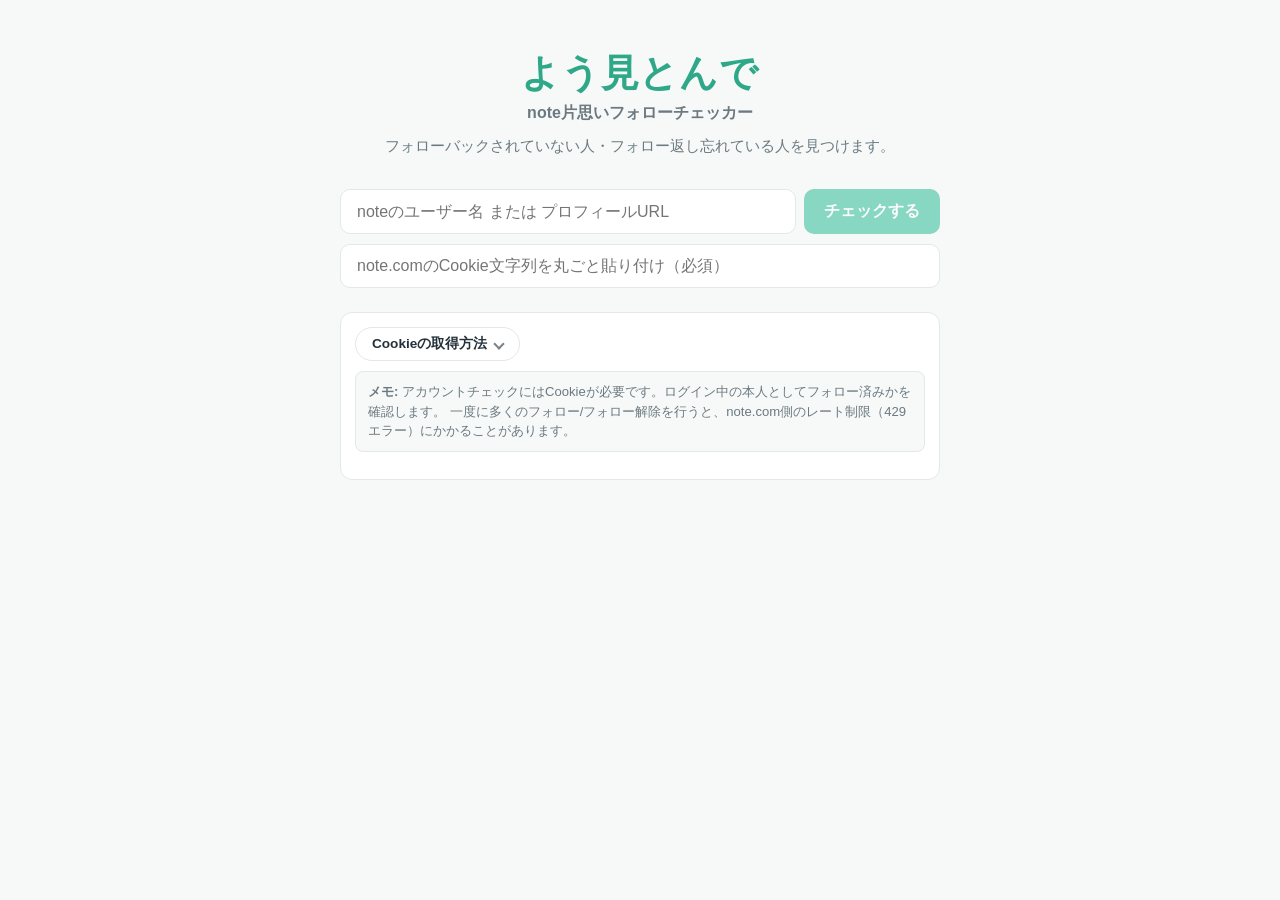
<file: frontend/index.html>
<!DOCTYPE html>
<html lang="ja">
<head>
<meta charset="UTF-8">
<meta name="viewport" content="width=device-width, initial-scale=1.0">
<title>よう見とんで｜noteの片思いフォローチェッカー</title>
<link rel="icon" type="image/x-icon" href="favicon.ico">
<link rel="icon" type="image/png" sizes="32x32" href="favicon-32x32.png">
<link rel="icon" type="image/png" sizes="16x16" href="favicon-16x16.png">
<link rel="apple-touch-icon" sizes="180x180" href="apple-touch-icon.png">
<link rel="stylesheet" href="style.css">
</head>
<body>
  <div class="app">
    <header class="hero">
      <h1 class="hero__title">よう見とんで</h1>
      <p class="hero__sub">note片思いフォローチェッカー</p>
      <p class="hero__desc">フォローバックされていない人・フォロー返し忘れている人を見つけます。</p>
    </header>

    <form id="check-form" class="search" autocomplete="off">
      <div class="search-row">
        <input
          id="username-input"
          type="text"
          list="username-history"
          placeholder="noteのユーザー名 または プロフィールURL"
          required
        >
        <datalist id="username-history"></datalist>
        <button type="submit" id="check-button" disabled>チェックする</button>
      </div>
      <input
        id="cookie-input"
        type="password"
        placeholder="note.comのCookie文字列を丸ごと貼り付け（必須）"
        autocomplete="off"
        required
      >
    </form>

    <p id="status" class="status" hidden></p>

    <div id="cookie-panel" class="bulk-panel">
      <button type="button" id="cookie-help-toggle" class="disclosure-toggle">Cookieの取得方法</button>
      <div id="cookie-help-body" class="cookie-help" hidden>
        <div class="cookie-methods">
          <section class="cookie-method">
            <div class="cookie-method__header">
              <span class="cookie-method__label">おすすめ</span>
              <h3>拡張機能でコピー</h3>
            </div>
            <p>note.comにログインしたタブでボタンを押すだけでCookieをコピーできます。</p>
            <a class="cookie-download" href="/extension.zip">拡張機能をダウンロード（ZIP）</a>
            <ol class="cookie-steps">
              <li>ZIPを展開する</li>
              <li>
                <button type="button" id="extensions-url-copy" class="cookie-inline-link">chrome://extensions をコピー</button>
                <span>Chromeのアドレスバーに貼り付けて開く</span>
              </li>
              <li>デベロッパーモードをONにする</li>
              <li>「パッケージ化されていない拡張機能を読み込む」から展開したフォルダを選ぶ</li>
            </ol>
          </section>
          <section class="cookie-method">
            <div class="cookie-method__header">
              <span class="cookie-method__label secondary">手動</span>
              <h3>開発者ツールからコピー</h3>
            </div>
            <ol class="cookie-steps">
              <li>note.comにログインした状態で開発者ツールを開く（Mac: Cmd+Opt+I）</li>
              <li>Networkタブを開いてnote.comのページをリロードする</li>
              <li>一覧のどれかのリクエストをクリックする</li>
              <li>Request Headers の <code>cookie:</code> の値を丸ごとコピーする</li>
            </ol>
          </section>
        </div>
        <p class="cookie-warning">
          <strong>注意:</strong> このCookieはnote.comアカウントの操作権限そのものです。信頼できない相手には絶対に渡さないでください。
          このアプリでは入力欄に保存せず、フォロー状態の確認とフォロー操作の通信にその場で使うだけで、ディスクや外部には送信・保存しません。
        </p>
      </div>
      <p class="rate-limit-note">
        <strong>メモ:</strong> アカウントチェックにはCookieが必要です。ログイン中の本人としてフォロー済みかを確認します。
        一度に多くのフォロー/フォロー解除を行うと、note.com側のレート制限（429エラー）にかかることがあります。
      </p>
    </div>

    <section id="result" class="result" hidden>
      <div id="profile-card" class="profile-card"></div>
      <p id="capped-warning" class="warning" hidden>
        ⚠️ フォロー/フォロワーが多いアカウントのため、note.com側の上限により一部しか確認できていない可能性があります。
      </p>
      <p id="auth-warning" class="warning auth-warning" hidden></p>

      <div id="not-following-back-section" class="account-section" hidden>
        <div class="section-header">
          <h2 class="section-title">フォローバックされていない人一覧</h2>
          <button type="button" id="not-following-back-toggle" class="settings-toggle small">表示する</button>
        </div>
        <div id="not-following-back-body" class="account-section-body" hidden>
          <div class="bulk-actions">
            <label class="select-all">
              <input type="checkbox" id="select-all-unfollow">
              全て選択
            </label>
            <button id="unfollow-button" type="button" disabled>選択した人をフォロー解除</button>
          </div>
          <p id="unfollow-status" class="status" hidden></p>
          <ul id="not-following-back-list" class="account-list"></ul>
        </div>
      </div>
      <p id="empty-not-following-back" class="empty-state" hidden>
        全員フォローバックしてくれています！良い関係ですね🎉
      </p>

      <div id="to-follow-back-section" class="account-section" hidden>
        <div class="section-header">
          <h2 class="section-title">フォロー返し候補（向こうはフォローしてくれてるのに、まだフォローしてない人）</h2>
          <button type="button" id="to-follow-back-toggle" class="settings-toggle small">表示する</button>
        </div>
        <div id="to-follow-back-body" class="account-section-body" hidden>
          <div class="bulk-actions">
            <label class="select-all">
              <input type="checkbox" id="select-all-follow">
              全て選択
            </label>
            <button id="follow-button" type="button" disabled>選択した人をフォローする</button>
          </div>
          <p id="follow-status" class="status" hidden></p>
          <ul id="to-follow-back-list" class="account-list"></ul>
        </div>
      </div>
      <p id="empty-to-follow-back" class="empty-state" hidden>
        フォロー返し忘れはなさそうです👍
      </p>
    </section>
  </div>

  <div id="account-modal-overlay" class="modal-overlay" hidden>
    <div class="modal" role="dialog" aria-modal="true">
      <button type="button" id="modal-close" class="modal-close" aria-label="閉じる">✕</button>
      <div id="modal-body" class="modal-body"></div>
    </div>
  </div>

  <div id="confirm-modal-overlay" class="modal-overlay confirm-overlay" hidden>
    <div class="modal confirm-modal" role="alertdialog" aria-modal="true">
      <p id="confirm-modal-message" class="confirm-modal__message"></p>
      <div class="confirm-modal__actions">
        <button type="button" id="confirm-modal-cancel" class="confirm-modal__button cancel">キャンセル</button>
        <button type="button" id="confirm-modal-ok" class="confirm-modal__button ok">OK</button>
      </div>
    </div>
  </div>

  <div id="toast" class="toast" role="status" aria-live="polite" hidden></div>

  <script src="script.js"></script>
</body>
</html>
</file>
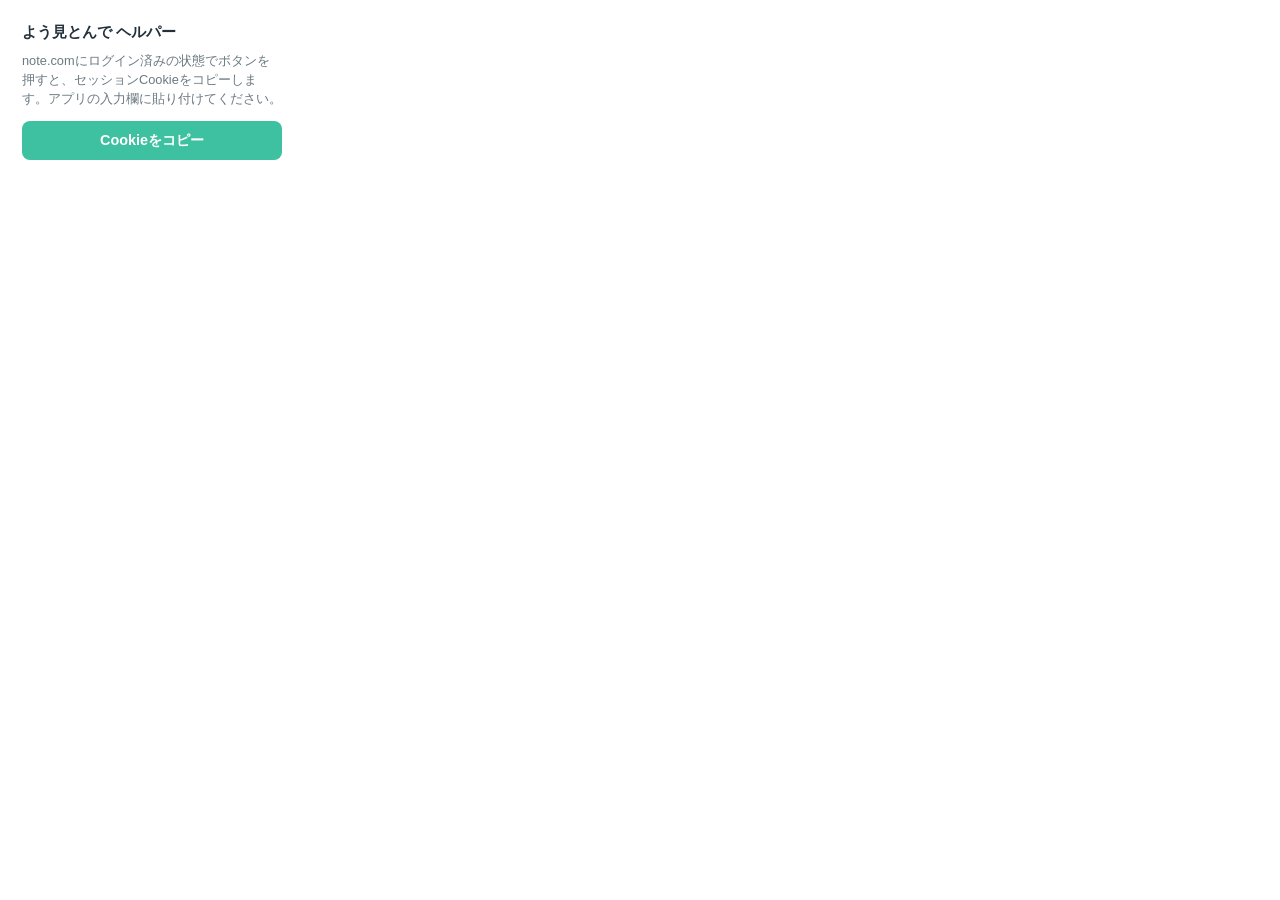
<file: extension/popup.html>
<!DOCTYPE html>
<html lang="ja">
<head>
<meta charset="UTF-8">
<title>よう見とんで ヘルパー</title>
<style>
  body {
    width: 260px;
    font-family: "Hiragino Sans", "Yu Gothic", sans-serif;
    padding: 14px;
    color: #24313a;
  }
  h1 {
    font-size: 0.95rem;
    margin: 0 0 8px;
  }
  p {
    font-size: 0.8rem;
    color: #6b7a80;
    margin: 0 0 12px;
    line-height: 1.5;
  }
  button {
    width: 100%;
    padding: 10px;
    border: none;
    border-radius: 8px;
    background: #3ec1a0;
    color: #fff;
    font-weight: 700;
    cursor: pointer;
    font-size: 0.9rem;
  }
  button:hover {
    background: #2ea888;
  }
  #status {
    margin-top: 10px;
    font-size: 0.8rem;
    min-height: 1.2em;
  }
  #status.error {
    color: #e0575b;
  }
  #status.success {
    color: #2ea888;
  }
</style>
</head>
<body>
  <h1>よう見とんで ヘルパー</h1>
  <p>note.comにログイン済みの状態でボタンを押すと、セッションCookieをコピーします。アプリの入力欄に貼り付けてください。</p>
  <button id="copy-btn">Cookieをコピー</button>
  <p id="status"></p>
  <script src="popup.js"></script>
</body>
</html>
</file>
<file: frontend/style.css>
:root {
  --green: #3ec1a0;
  --green-dark: #2ea888;
  --bg: #f7f9f8;
  --card-bg: #ffffff;
  --text: #24313a;
  --muted: #6b7a80;
  --border: #e3e8e7;
  --warn-bg: #fff4e5;
  --warn-text: #9a5b00;
  --danger: #e0575b;
}

@media (prefers-color-scheme: dark) {
  :root {
    --bg: #141a19;
    --card-bg: #1d2624;
    --text: #eef4f2;
    --muted: #9fb0ab;
    --border: #2c3835;
    --warn-bg: #3a2c12;
    --warn-text: #ffcf82;
  }
}

* {
  box-sizing: border-box;
}

body {
  margin: 0;
  font-family: "Hiragino Sans", "Yu Gothic", "Helvetica Neue", Arial, sans-serif;
  background: var(--bg);
  color: var(--text);
}

.app {
  max-width: 640px;
  margin: 0 auto;
  padding: 48px 20px 80px;
}

.hero {
  text-align: center;
  margin-bottom: 32px;
}

.hero__title {
  font-size: 2.4rem;
  margin: 0;
  color: var(--green-dark);
  letter-spacing: 0.02em;
}

.hero__sub {
  margin: 4px 0 0;
  font-weight: 600;
  color: var(--muted);
}

.hero__desc {
  margin: 12px 0 0;
  color: var(--muted);
  font-size: 0.95rem;
}

.search {
  display: flex;
  flex-direction: column;
  gap: 10px;
  margin-bottom: 24px;
}

.search-row {
  display: flex;
  gap: 8px;
}

#username-input,
#cookie-input {
  flex: 1;
  padding: 12px 16px;
  border-radius: 10px;
  border: 1px solid var(--border);
  background: var(--card-bg);
  color: var(--text);
  font-size: 1rem;
}

#username-input:focus,
#cookie-input:focus {
  outline: none;
  border-color: var(--green);
}

#username-input::-webkit-calendar-picker-indicator,
#username-input::-webkit-list-button {
  display: none !important;
}

#check-button {
  padding: 12px 20px;
  border-radius: 10px;
  border: none;
  background: var(--green);
  color: #fff;
  font-size: 1rem;
  font-weight: 700;
  cursor: pointer;
  white-space: nowrap;
  transition: background 0.15s ease;
}

#check-button:hover {
  background: var(--green-dark);
}

#check-button:disabled {
  opacity: 0.6;
  cursor: not-allowed;
}

.status {
  text-align: center;
  color: var(--muted);
  margin-bottom: 16px;
}

.status.error {
  color: var(--danger);
  font-weight: 600;
}

.profile-card {
  display: flex;
  align-items: center;
  gap: 14px;
  background: var(--card-bg);
  border: 1px solid var(--border);
  border-radius: 14px;
  padding: 16px;
  margin-bottom: 16px;
}

.profile-card img {
  width: 56px;
  height: 56px;
  border-radius: 50%;
  object-fit: cover;
}

.profile-card__name {
  font-weight: 700;
  font-size: 1.05rem;
}

.profile-card__stats {
  color: var(--muted);
  font-size: 0.9rem;
  margin-top: 2px;
}

.warning {
  background: var(--warn-bg);
  color: var(--warn-text);
  border-radius: 10px;
  padding: 12px 14px;
  font-size: 0.9rem;
  margin-bottom: 16px;
}

.warning.auth-warning {
  background: color-mix(in srgb, var(--danger) 12%, transparent);
  color: var(--danger);
}

.empty-state {
  text-align: center;
  color: var(--muted);
  padding: 32px 0;
  font-size: 1rem;
}

.empty-state.warning {
  color: var(--warn-text);
  padding: 12px 14px;
  text-align: left;
}

.account-list {
  list-style: none;
  margin: 0;
  padding: 0;
  display: flex;
  flex-direction: column;
  gap: 10px;
}

.account-list li {
  display: flex;
  flex-wrap: wrap;
  align-items: center;
  gap: 12px;
  background: var(--card-bg);
  border: 1px solid var(--border);
  border-radius: 12px;
  padding: 10px 14px;
}

.account-list img {
  width: 44px;
  height: 44px;
  border-radius: 50%;
  object-fit: cover;
  flex-shrink: 0;
}

.account-list a {
  color: var(--text);
  text-decoration: none;
  font-weight: 600;
  flex: 1;
  min-width: 0;
}

.account-list a:hover {
  color: var(--green-dark);
  text-decoration: underline;
}

.account-list li.done {
  opacity: 0.5;
}

.account-section {
  margin-bottom: 20px;
}

.section-title {
  font-size: 1rem;
  margin: 0;
  color: var(--text);
}

.section-header {
  display: flex;
  align-items: center;
  justify-content: space-between;
  gap: 10px;
  margin-bottom: 10px;
}

.settings-toggle.small {
  width: auto;
  white-space: nowrap;
  padding: 6px 12px;
  font-size: 0.82rem;
}

.account-section-body {
  margin-top: 4px;
}

.account-section-body.blocked {
  opacity: 0.5;
  pointer-events: none;
}

.account-list .row-status {
  font-size: 0.8rem;
  color: var(--muted);
}

.account-list .row-status:not(:empty) {
  flex-basis: 100%;
  margin-left: 56px;
}

.account-list .row-status.error {
  color: var(--danger);
}

.bulk-panel {
  background: var(--card-bg);
  border: 1px solid var(--border);
  border-radius: 12px;
  padding: 14px;
  margin-bottom: 14px;
}

.settings-toggle {
  width: 100%;
  text-align: left;
  padding: 8px 10px;
  border: 1px solid var(--border);
  border-radius: 8px;
  background: var(--bg);
  color: var(--text);
  font-size: 0.9rem;
  font-weight: 600;
  cursor: pointer;
}

.settings-toggle:hover {
  border-color: var(--green);
}

.disclosure-toggle {
  display: inline-flex;
  align-items: center;
  gap: 8px;
  width: auto;
  background: var(--card-bg);
  border: 1px solid var(--border);
  border-radius: 999px;
  padding: 7px 16px;
  font-size: 0.85rem;
  font-weight: 600;
  color: var(--text);
  cursor: pointer;
  transition: border-color 0.15s ease, color 0.15s ease;
}

.disclosure-toggle:hover {
  border-color: var(--green);
  color: var(--green-dark);
}

.disclosure-toggle::after {
  content: "";
  width: 6px;
  height: 6px;
  border-right: 2px solid currentColor;
  border-bottom: 2px solid currentColor;
  opacity: 0.6;
  transform: rotate(45deg);
  transition: transform 0.15s ease;
}

.disclosure-toggle.open::after {
  transform: rotate(-135deg);
}

.cookie-help {
  display: flex;
  flex-direction: column;
  gap: 14px;
  margin-top: 12px;
  margin-bottom: 12px;
  font-size: 0.9rem;
  color: var(--muted);
}

.cookie-help[hidden] {
  display: none;
}

.cookie-help code {
  background: var(--bg);
  border: 1px solid var(--border);
  padding: 2px 6px;
  border-radius: 6px;
  color: var(--text);
  white-space: nowrap;
}

.cookie-inline-link {
  appearance: none;
  border: none;
  background: transparent;
  padding: 0;
  color: var(--green-dark);
  cursor: pointer;
  font: inherit;
  font-weight: 700;
  text-decoration: underline;
}

.cookie-methods {
  display: grid;
  gap: 18px;
}

.cookie-method {
  border-left: 4px solid var(--green);
  padding-left: 14px;
}

.cookie-method__header {
  display: flex;
  align-items: center;
  gap: 10px;
  margin-bottom: 6px;
}

.cookie-method__header h3 {
  margin: 0;
  color: var(--text);
  font-size: 1rem;
  line-height: 1.4;
}

.cookie-method__label {
  flex-shrink: 0;
  border-radius: 999px;
  background: color-mix(in srgb, var(--green) 18%, transparent);
  color: var(--green-dark);
  padding: 3px 9px;
  font-size: 0.76rem;
  font-weight: 700;
}

.cookie-method__label.secondary {
  background: var(--bg);
  color: var(--muted);
  border: 1px solid var(--border);
}

.cookie-method p {
  margin: 0 0 10px;
  line-height: 1.6;
}

.cookie-download {
  display: inline-flex;
  align-items: center;
  justify-content: center;
  margin-bottom: 10px;
  padding: 8px 12px;
  border-radius: 8px;
  background: var(--green);
  color: #fff;
  font-weight: 700;
  text-decoration: none;
}

.cookie-download:hover {
  background: var(--green-dark);
}

.cookie-steps {
  display: grid;
  gap: 6px;
  margin: 0;
  padding-left: 22px;
  line-height: 1.55;
}

.cookie-steps li::marker {
  color: var(--green-dark);
  font-weight: 700;
}

.cookie-warning {
  color: var(--warn-text);
  background: var(--warn-bg);
  padding: 10px 12px;
  border-radius: 8px;
  font-size: 0.82rem;
  line-height: 1.5;
  margin: 0;
}

.rate-limit-note {
  color: var(--muted);
  background: var(--bg);
  border: 1px solid var(--border);
  padding: 10px 12px;
  border-radius: 8px;
  font-size: 0.82rem;
  line-height: 1.5;
  margin-top: 10px;
}

#cookie-input {
  width: 100%;
}

.bulk-actions {
  display: flex;
  align-items: center;
  justify-content: space-between;
  gap: 12px;
}

.select-all {
  display: flex;
  align-items: center;
  gap: 6px;
  font-size: 0.9rem;
  color: var(--muted);
  cursor: pointer;
}

#unfollow-button,
#follow-button {
  padding: 10px 16px;
  border-radius: 8px;
  border: none;
  color: #fff;
  font-weight: 700;
  cursor: pointer;
}

#unfollow-button {
  background: var(--danger);
}

#follow-button {
  background: var(--green);
}

#follow-button:hover {
  background: var(--green-dark);
}

#unfollow-button:disabled,
#follow-button:disabled {
  opacity: 0.5;
  cursor: not-allowed;
}

.account-checkbox {
  flex-shrink: 0;
}

.modal-overlay {
  position: fixed;
  inset: 0;
  background: rgba(0, 0, 0, 0.5);
  display: flex;
  align-items: center;
  justify-content: center;
  padding: 20px;
  z-index: 100;
}

.modal-overlay[hidden] {
  display: none;
}

.modal {
  position: relative;
  background: var(--card-bg);
  border-radius: 16px;
  padding: 28px 24px 24px;
  max-width: 380px;
  width: 100%;
  max-height: 85vh;
  overflow-y: auto;
}

.modal-close {
  position: absolute;
  top: 12px;
  right: 12px;
  width: 28px;
  height: 28px;
  border-radius: 50%;
  border: none;
  background: var(--bg);
  color: var(--muted);
  cursor: pointer;
  font-size: 0.85rem;
  line-height: 1;
}

.modal-close:hover {
  color: var(--text);
}

.modal-profile {
  display: flex;
  flex-direction: column;
  align-items: center;
  text-align: center;
  gap: 10px;
}

.modal-profile img {
  width: 72px;
  height: 72px;
  border-radius: 50%;
  object-fit: cover;
}

.modal-profile__name {
  font-weight: 700;
  font-size: 1.05rem;
}

.modal-profile__stats {
  color: var(--muted);
  font-size: 0.85rem;
}

.modal-profile__bio {
  color: var(--text);
  font-size: 0.85rem;
  line-height: 1.6;
  white-space: pre-wrap;
  text-align: left;
  max-height: 120px;
  overflow-y: auto;
  width: 100%;
}

.modal-profile__link {
  font-size: 0.85rem;
  color: var(--green-dark);
}

.modal-actions {
  display: flex;
  flex-direction: column;
  gap: 8px;
  margin-top: 6px;
  width: 100%;
}

.modal-action-button {
  padding: 10px 16px;
  border-radius: 8px;
  border: none;
  color: #fff;
  font-weight: 700;
  cursor: pointer;
}

.modal-action-button.danger {
  background: var(--danger);
}

.modal-action-button.primary {
  background: var(--green);
}

.modal-action-button:disabled {
  opacity: 0.5;
  cursor: not-allowed;
}

.modal-status {
  font-size: 0.82rem;
  color: var(--muted);
  text-align: center;
  margin: 0;
}

.modal-status.error {
  color: var(--danger);
}

.confirm-overlay {
  z-index: 200;
}

.confirm-modal {
  max-width: 320px;
  text-align: center;
}

.confirm-modal__message {
  font-size: 0.92rem;
  line-height: 1.6;
  white-space: pre-wrap;
  margin: 0 0 20px;
}

.confirm-modal__actions {
  display: flex;
  gap: 10px;
}

.confirm-modal__button {
  flex: 1;
  padding: 10px 16px;
  border-radius: 8px;
  border: none;
  font-weight: 700;
  cursor: pointer;
}

.confirm-modal__button.cancel {
  background: var(--bg);
  color: var(--text);
}

.confirm-modal__button.ok {
  background: var(--green);
  color: #fff;
}

.toast {
  position: fixed;
  left: 50%;
  bottom: 28px;
  transform: translateX(-50%);
  z-index: 300;
  max-width: min(92vw, 420px);
  padding: 10px 16px;
  border-radius: 999px;
  background: var(--text);
  color: var(--card-bg);
  box-shadow: 0 8px 24px rgba(0, 0, 0, 0.18);
  font-size: 0.9rem;
  font-weight: 700;
  text-align: center;
}

.toast.error {
  background: var(--danger);
  color: #fff;
}

.toast[hidden] {
  display: none;
}

@media (max-width: 560px) {
  .search-row {
    flex-direction: column;
  }

  #check-button {
    width: 100%;
  }
}
</file>
